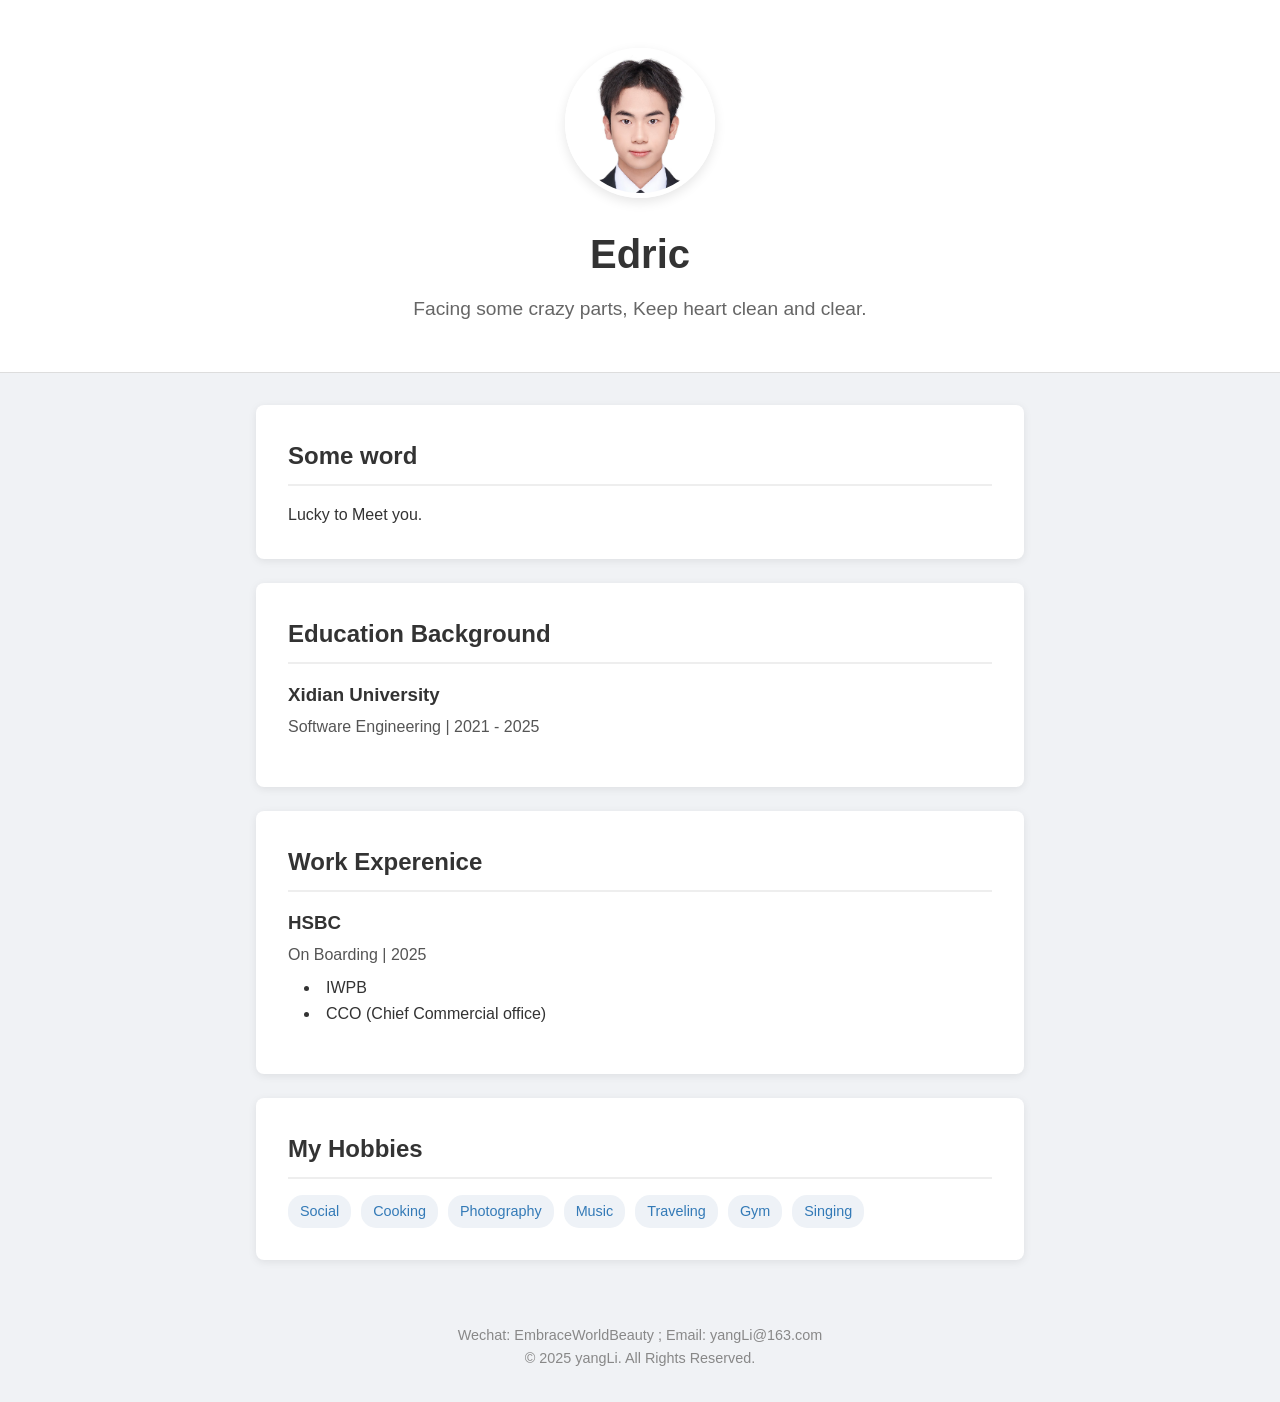
<file: index.html>
<!DOCTYPE html>
<html lang="zh-CN">
<head>
    <meta charset="UTF-8">
    <meta name="viewport" content="width=device-width, initial-scale=1.0">
    <title>My brief profile</title>

    <link rel="stylesheet" href="style.css">
</head>
<body>

    <header class="main-header">
        <img src="images/profile.jpg" alt="我的头像" class="profile-pic">
        <h1 class="name">Edric</h1>
        <p class="bio">Facing some crazy parts, Keep heart clean and clear.</p>
    </header>
    
    <main class="container">
        
        <section class="card">
            <h2><i class="icon-idea"></i> Some word</h2>
            <p>Lucky to Meet you.</p>
        </section>

        <section class="card">
            <h2><i class="icon-edu"></i> Education Background</h2>
            <div class="item">
                <h3>Xidian University</h3>
                <p>Software Engineering | 2021 - 2025</p>
            </div>
        </section>

        <section class="card">
            <h2><i class="icon-work"></i> Work Experenice</h2>
            <div class="item">
                <h3>HSBC</h3>
                <p>On Boarding | 2025</p>
                <ul>
                    <li>IWPB</li>
                    <li>CCO (Chief Commercial office)</li>
                </ul>
            </div>
        </section>

        <section class="card">
            <h2><i class="icon-hobby"></i> My Hobbies</h2>
            <ul class="hobby-list">
                <li>Social</li>
                <li>Cooking</li>
                <li>Photography</li>
                <li>Music</li>
                <li>Traveling</li>
                <li>Gym</li>
                <li>Singing</li>
            </ul>
        </section>

    </main>

    <footer class="main-footer">
        <p>Wechat: EmbraceWorldBeauty ; Email: yangLi@163.com</p>
        <p>&copy; 2025 yangLi. All Rights Reserved.</p>
    </footer>

</body>
</html>
</file>
<file: style.css>
/* --- 全局与基础样式 --- */
* {
    box-sizing: border-box; /* 让布局计算更直观 */
    margin: 0;
    padding: 0;
}

body {
    font-family: -apple-system, BlinkMacSystemFont, "Segoe UI", Roboto, "Helvetica Neue", Arial, sans-serif;
    background-color: #f0f2f5; /* 一个柔和的灰色背景 */
    color: #333;
    line-height: 1.6;
}

/* --- 布局容器 --- */
.container {
    max-width: 800px; /* 内容区域最大宽度 */
    margin: 2rem auto; /* 上下边距2rem，左右自动居中 */
    padding: 0 1rem; /* 在手机上给两边留点空隙 */
}

/* --- 页头样式 --- */
.main-header {
    background-color: #ffffff;
    color: #333;
    text-align: center;
    padding: 3rem 1rem;
    border-bottom: 1px solid #ddd;
}

.profile-pic {
    width: 150px;
    height: 150px;
    object-fit: cover; /* 保证图片不变形 */
    border-radius: 50%; /* 关键！让图片变成圆形 */
    border: 5px solid #ffffff;
    box-shadow: 0 4px 12px rgba(0, 0, 0, 0.1); /* 添加一点立体感阴影 */
    margin-bottom: 1rem;
}

.name {
    font-size: 2.5rem;
    margin-bottom: 0.5rem;
}

.bio {
    font-size: 1.2rem;
    color: #666;
}

/* --- 卡片样式 (用于每个section) --- */
.card {
    background-color: #ffffff;
    border-radius: 8px; /* 圆角 */
    padding: 2rem;
    margin-bottom: 1.5rem;
    box-shadow: 0 2px 8px rgba(0, 0, 0, 0.08); /* 卡片阴影 */
}

.card h2 {
    font-size: 1.5rem;
    border-bottom: 2px solid #eee;
    padding-bottom: 0.5rem;
    margin-bottom: 1rem;
}

/* --- 列表样式 --- */
.item {
    margin-bottom: 1rem;
}

.item h3 {
    margin-bottom: 0.25rem;
}

.item p {
    color: #555;
    margin-bottom: 0.5rem;
}

.item ul {
    list-style-position: inside; /* 让列表标记在内部 */
    padding-left: 1rem;
}

.hobby-list {
    list-style-type: none; /* 去掉默认的圆点 */
    display: flex;
    flex-wrap: wrap; /* 允许换行 */
    gap: 10px; /* 标签之间的间距 */
}

.hobby-list li {
    background-color: #eef2f7;
    color: #337ab7;
    padding: 5px 12px;
    border-radius: 15px;
    font-size: 0.9rem;
}

/* --- 页脚样式 --- */
.main-footer {
    text-align: center;
    padding: 2rem 1rem;
    color: #888;
    font-size: 0.9rem;
}

/* --- 响应式设计：让页面在手机上也能很好地显示 --- */
@media (max-width: 600px) {
    .name {
        font-size: 2rem;
    }

    .profile-pic {
        width: 120px;
        height: 120px;
    }
    
    .card {
        padding: 1.5rem;
    }
}
</file>
